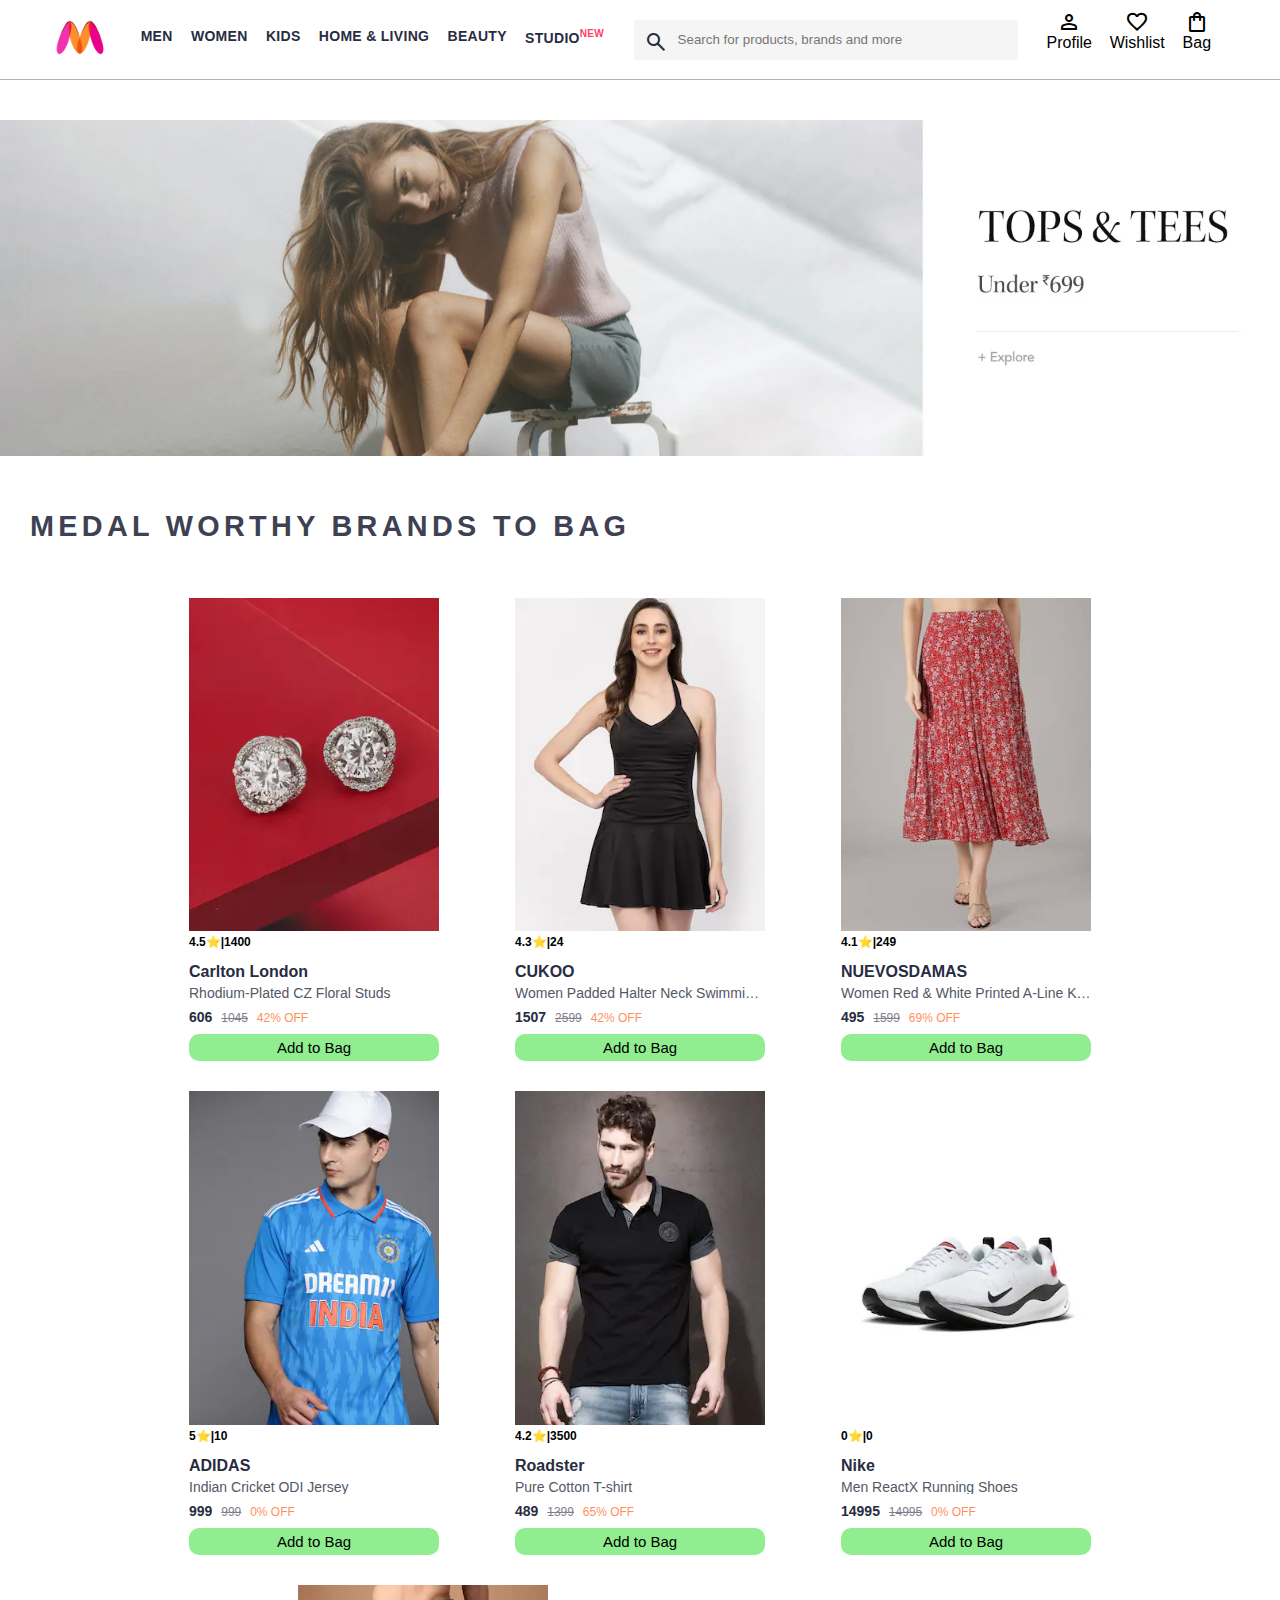
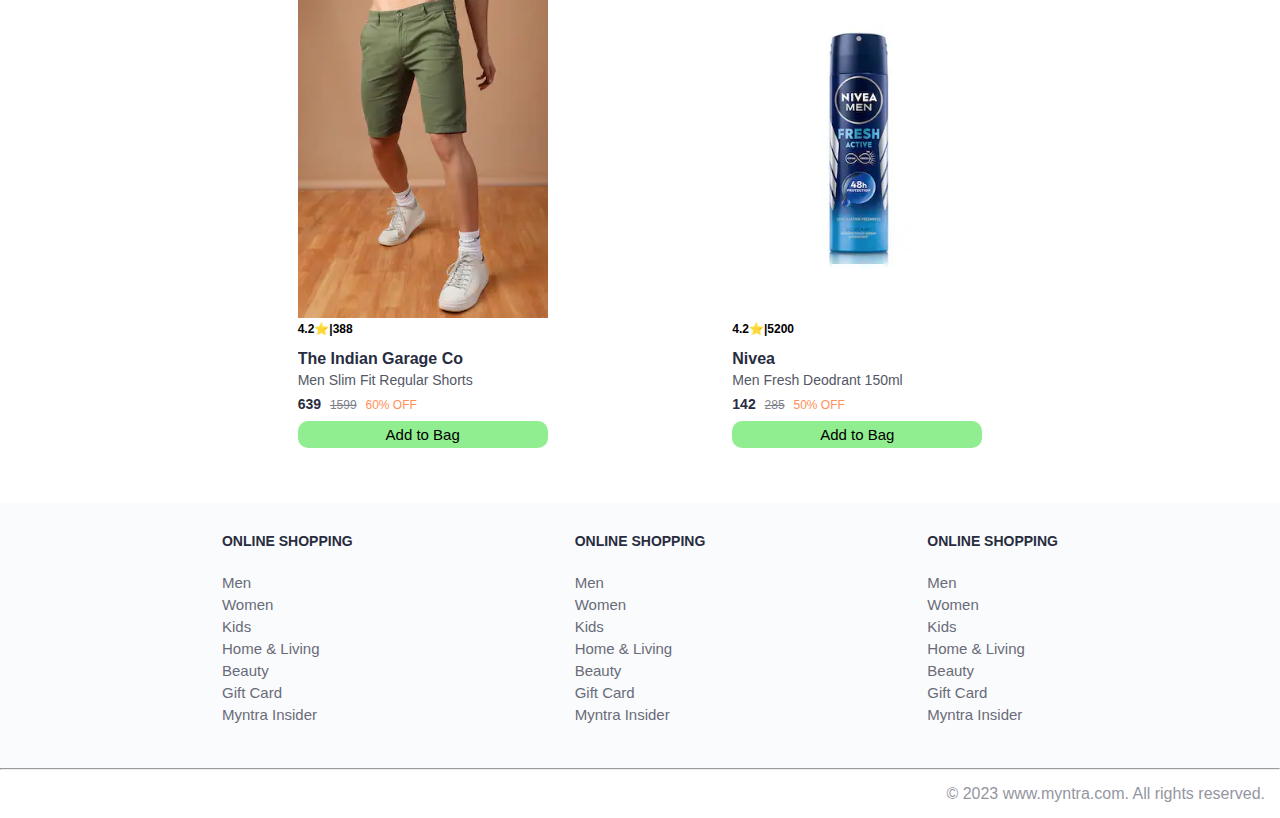
<file: Myntra Functional Clone/index.html>
<!-- pehaleka jo abb kartie -->
<!DOCTYPE html>
<html lang="en">
  <head>
    <title>Myntra Clone</title>
    <link rel="stylesheet" href="css/index.css">
   
    
    <link
      rel="stylesheet"
      href="https:fonts.googleapis.com/css2?family=Material+Symbols+Outlined:opsz,wght,FILL,GRAD@20..48,100..700,0..1,-50..200"
    />
  </head>
  <body>
    <header>
      <div class="logo_container">
        <a href="#"
          ><img
            class="myntra_home"
            src="images/myntra_logo.webp"
            alt="Myntra Home"
        /></a>
      </div>
      <nav class="nav_bar">
        <a href="#">Men</a>
        <a href="#">Women</a>
        <a href="#">Kids</a>
        <a href="#">Home & Living</a>
        <a href="#">Beauty</a>
        <a href="#">Studio<sup>New</sup></a>
      </nav>
      <div class="search_bar">
        <span class="material-symbols-outlined search_icon"> search </span>
        <input
          class="search_input"
          placeholder="Search for products, brands and more"
        />
      </div>
      <div class="action_bar">
        <div class="action_container">
          <span class="material-symbols-outlined action_icon">person</span>
          <span class="action_name">Profile</span>
        </div>

        <div class="action_container">
          <span class="material-symbols-outlined action_icon">favorite</span>
          <span class="action_name">Wishlist</span>
        </div>
        <a class="action_container" href="pages/bag.html">
          <span class="material-symbols-outlined action_icon"
            >shopping_bag</span> 
          
          <span class="action_name">Bag</span>
          <span class="bag-item-count">0</span>
        </a>
      </div>
    </header>
    <main>


      <div class="banner_container">
        <img class="banner_image" src="images/banner.jpg" alt="Main Banner">
    </div>
    <div class="category_heading">MEDAL WORTHY BRANDS TO BAG</div>







      <div class="items-container"></div>
       </main>
    <footer>
      <div class="footer_container">
        <div class="footer_column">
          <h3>ONLINE SHOPPING</h3>

          <a href="#">Men</a>
          <a href="#">Women</a>
          <a href="#">Kids</a>
          <a href="#">Home & Living</a>
          <a href="#">Beauty</a>
          <a href="#">Gift Card</a>
          <a href="#">Myntra Insider</a>
        </div>

        <div class="footer_column">
          <h3>ONLINE SHOPPING</h3>

          <a href="#">Men</a>
          <a href="#">Women</a>
          <a href="#">Kids</a>
          <a href="#">Home & Living</a>
          <a href="#">Beauty</a>
          <a href="#">Gift Card</a>
          <a href="#">Myntra Insider</a>
        </div>

        <div class="footer_column">
          <h3>ONLINE SHOPPING</h3>

          <a href="#">Men</a>
          <a href="#">Women</a>
          <a href="#">Kids</a>
          <a href="#">Home & Living</a>
          <a href="#">Beauty</a>
          <a href="#">Gift Card</a>
          <a href="#">Myntra Insider</a>
        </div>
      </div>
      <hr />

      <div class="copyright">© 2023 www.myntra.com. All rights reserved.</div>
    </footer>
    <script src="data/items.js"></script>
    <script src="scripts/index.js"></script>


  </body>
</html>
</file>
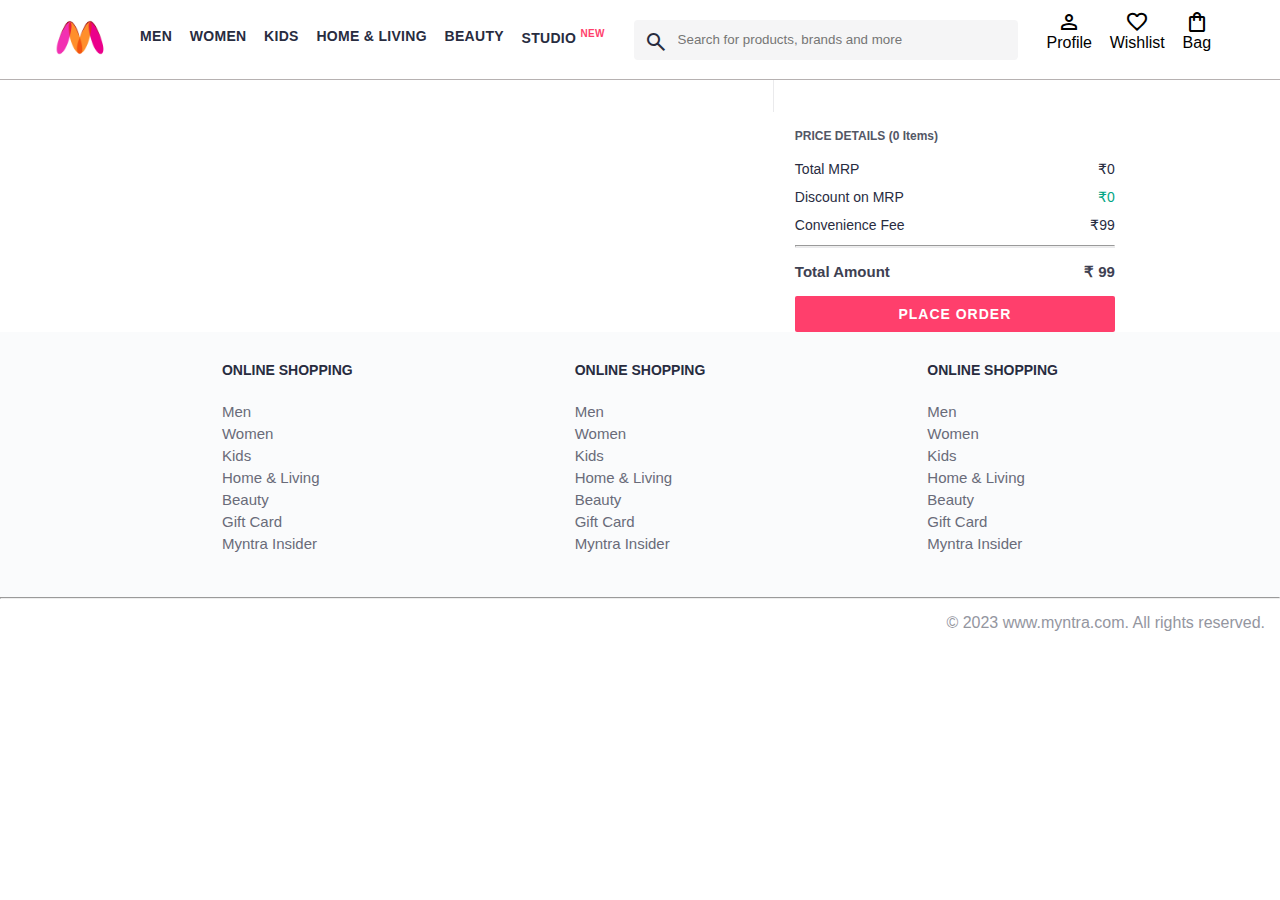
<file: Myntra Functional Clone/pages/bag.html>
<!DOCTYPE html>
<html lang="en">
<head>
    <title>Myntra Clone</title>
    <link rel="stylesheet" href="../css/index.css">
    <link rel="stylesheet" href="../css/bag.css">
    <link rel="stylesheet" href="https://fonts.googleapis.com/css2?family=Material+Symbols+Outlined:opsz,wght,FILL,GRAD@20..48,100..700,0..1,-50..200" /> 
</head>
<body>
    <header>
        <div class="logo_container">
            <a href="#"><img class="myntra_home" src="../images/myntra_logo.webp" alt="Myntra Home"></a>
        </div>
        <nav class="nav_bar">
            <a href="#">Men</a>
            <a href="#">Women</a>
            <a href="#">Kids</a>
            <a href="#">Home & Living</a>
            <a href="#">Beauty</a>
            <a href="#">Studio <sup>New</sup></a>
        </nav>
        <div class="search_bar">
            <span class="material-symbols-outlined search_icon">search</span>
            <input class="search_input" placeholder="Search for products, brands and more">
        </div>
        <div class="action_bar">
            <div class="action_container">
                <span class="material-symbols-outlined action_icon">person</span>
                <span class="action_name">Profile</span>
            </div>

            <div class="action_container">
                <span class="material-symbols-outlined action_icon">favorite</span>
                <span class="action_name">Wishlist</span>
            </div>

            <div class="action_container">
                <span class="material-symbols-outlined action_icon">shopping_bag</span>
                <span class="action_name">Bag</span>
                <span class="bag-item-count">0</span>
              </div>
        </div>
    </header>
    <main>
      <div class="bag-page">
        <div class="bag-items-container">
          
        </div>
        <div class="bag-summary">
        
        </div>

      </div>
    </main>
    <footer>
        <div class="footer_container">
            <div class="footer_column">
                <h3>ONLINE SHOPPING</h3>

                <a href="#">Men</a>
                <a href="#">Women</a>
                <a href="#">Kids</a>
                <a href="#">Home & Living</a>
                <a href="#">Beauty</a>
                <a href="#">Gift Card</a>
                <a href="#">Myntra Insider</a>
            </div>

            <div class="footer_column">
                <h3>ONLINE SHOPPING</h3>

                <a href="#">Men</a>
                <a href="#">Women</a>
                <a href="#">Kids</a>
                <a href="#">Home & Living</a>
                <a href="#">Beauty</a>
                <a href="#">Gift Card</a>
                <a href="#">Myntra Insider</a>
            </div>

            <div class="footer_column">
                <h3>ONLINE SHOPPING</h3>

                <a href="#">Men</a>
                <a href="#">Women</a>
                <a href="#">Kids</a>
                <a href="#">Home & Living</a>
                <a href="#">Beauty</a>
                <a href="#">Gift Card</a>
                <a href="#">Myntra Insider</a>
            </div>
        </div>
        <hr>

        <div class="copyright">
            © 2023 www.myntra.com. All rights reserved.
        </div>
    </footer>
    <script src="../data/items.js"></script>
    <script src="../scripts/index.js"></script>
    <script src="../scripts/bag.js"></script>
</body>
</html>
</file>
<file: Myntra Functional Clone/css/index.css>
/***************** Item Page CSS **************************/
/*.action_container {
    text-decoration: none;
}
a.action_container:link {
    color:black;
}
.item-details {
    cursor: pointer;
    width: 250px;
    margin: 10px;
} 
.stars {
    font-size: 12px;
    font-weight: 700;
    text-align: left;
}
.company {
    font-size: 18px;
    font-weight: 700;
    line-height: 1;
    color: #282c3f;
    margin-bottom: 6px;
    overflow: hidden;
    text-overflow: ellipsis;
    white-space: nowrap;
    margin-top: 20px;
}
.item-name {
    color: #535766;
    font-size: 16px;
    line-height: 1;
    margin-bottom: 0;
    margin-top: 0;
    overflow: hidden;
    text-overflow: ellipsis;
    white-space: nowrap;
    font-weight: 400;
    display: block;
}
.price-container {
    margin-top: 10px;
}
.current-price {
    font-size: 14px;
    font-weight: 700;
    color: #282c3f;
}
.original-price {
    text-decoration: line-through;
    color: #7e818c;
    font-weight: 400;
    margin-left: 5px;
    font-size: 12px;
}
.discount-percentage {
    color: #ff905a;
    font-weight: 400;
    font-size: 12px;
    margin-left: 5px;
}
.btn-bag {
    background-color: lightgreen;
    border: none;
    padding: 5px 15px;
    border-radius: 10px;
    width: 100%;
    margin-top: 7px;
    font-size: 20px;
    cursor: pointer;
}
.bag-items {
    background-color: #f16565;
    white-space: nowrap;
    text-align: center;
    line-height: 18px;
    padding: 0 6px;
    height: 18px;
    position: relative;
    border-radius: 50%;
    font-size: 12px;
    color: #fff;
    left: 13px;
    top: -44px;
    font-weight: 700;
    cursor: pointer;
}*/

* {
    margin: 0;
    padding: 0;
    font-family: Assistant,-apple-system,BlinkMacSystemFont,Segoe UI,Roboto,Helvetica,Arial,sans-serif;
    box-sizing: border-box;
}
header {
    display: flex;
    background-color: #ffffff;
    height: 80px;
    justify-content: space-between;
    align-items: center;
    border-bottom: 1px solid #b6b1b1;
}
.myntra_home {
    height: 45px;
}
.logo_container {
    margin-left: 4%;
}
.action_bar {
    margin-right: 4%;
}
.nav_bar {
    display: flex;
    min-width: 500px;
    justify-content: space-evenly;
}
.nav_bar a {
    font-size: 14px;
    letter-spacing: .3px;
    color: #282c3f;
    font-weight: 700;
    text-transform: uppercase;
    text-decoration: none;
    padding: 28px 0;
    border-bottom: 5px solid #ffffff;
}
.nav_bar a:hover {
    border-bottom: 4px solid #f54e77;
}

.nav_bar a sup {
    color: #ff3f6c;
    font-size: 10px;
}

.search_bar {
    height: 40px;
    min-width: 200px;
    width: 30%;
    display: flex;
    align-items: center;
}
.search_icon {
    box-sizing: content-box;
    height: 20px;
    padding: 10px;

    background-color: #f5f5f6;
    color: #282c3f;
    font-weight: 300;
    border-radius: 4px 0 0 4px;
}
.search_input {
    color: #696e79;
    background-color: #f5f5f6;
    flex-grow: 1;
    height: 40px;
    border: 0;
    border-radius: 0 4px 4px 0;
}

.action_bar {
    display: flex;
    min-width: 200px;
    justify-content: space-evenly;
}

.action_container {
    display: flex;
    flex-direction: column;
    align-items: center;
}

/* Main section */
.banner_container {
    margin: 40px 0;
}
.banner_image {
    width: 100%;
}

.category_heading {
    text-transform: uppercase;
    color: #3e4152;
    letter-spacing: .15em;
    font-size: 1.8em;
    margin: 50px 0 10px 30px;
    max-height: 5em;
    font-weight: 700;
}

.category-items, .items-container {
    width: 80%;
    margin: 50px 10%;
    display: flex;
    flex-wrap: wrap;
    justify-content: space-evenly;
}

.sale_item {
    width: 250px;
}

.footer_container {
    padding: 30px 0px 40px 0px;
    background: #FAFBFC;
    display: flex;
    justify-content: space-evenly;
}

.footer_column {
    display: flex;
    flex-direction: column;
}

.footer_column h3 {
    color: #282c3f;
    font-size: 14px;
    margin-bottom: 25px;
}

.footer_column a {
    color: #696b79;
    font-size: 15px;
    text-decoration: none;
    padding-bottom: 5px;
}

.copyright {
    color: #94969f;
    text-align: end;
    padding: 15px;
}
.items-container{
    width: 80%;
    margin:40px 10%;


}
.item-container{

    width: 250px;
    margin: 15px;



}
.item-image{
    width: 100%;

}
.rating{
    font-size: 12px;
    font-weight: 700;

}
.company-name{
    margin-top: 15px;
    font-size: 16px;
    font-weight: 700;
    line-height: 1;
    color: #282c3f;
    margin-bottom: 6px;
    overflow: hidden;
    text-overflow: ellipsis;
    white-space: nowrap

}
.item-name{
    color: #535766;
    font-size: 14px;
    line-height: 1;
    margin-bottom: 0;
    margin-top: 0;
    overflow: hidden;
    text-overflow: ellipsis;
    white-space: nowrap;
    font-weight: 400;
    display: block;


}
.price{
    margin-top: 10px;
    font-size: 14px;
    line-height: 15px;
    color: #282c3f;
    white-space: nowrap;  
}
.current-price{
    font-size: 14px;
    font-weight: 700;
    color: #282c3f;

}
.original-price{
    text-decoration: line-through;
    color: #7e818c;
    font-weight: 400;
    margin-left: 5px;
    font-size: 12px;

}
.discount{
    color: #ff905a;
    font-weight: 400;
    font-size: 12px;
    margin-left: 5px;  

}
.button-add-bag{
    font-size: 15px;
    margin-top: 8px;
    width: 100%;
    background-color:lightgreen;
    border: none;
    padding: 5px 15px;
    border-radius: 10px;
    cursor: pointer;

}
.bag-item-count{
    background-color: #f16565;
    white-space: nowrap;
    text-align: center;
    line-height: 18px;
    padding: 0 6px;
    height: 18px;
    position: relative;
    border-radius: 50%;
    font-size: 12px;
    color: #fff;
    left: 13px;
    top: -44px;
    font-weight: 700;
    

}
.action_container {
    text-decoration: none;
}
a.action_container:link {
    color:black;
}
</file>
<file: Myntra Functional Clone/css/bag.css>
.bag-items-container {
  display: inline-block;
  width: 64%;
  padding-right: 20px;
  border-right: 1px solid #eaeaec;
  padding-top: 32px;
  color: #282c3f;
  font-size: 13px;
  line-height: 1.42857143; 
}

.bag-page {
  width: 75%;
  margin-left: 12.5%;
}

.bag-summary {
  vertical-align: top;
  display: inline-block;
  width: 35%;
  padding: 24px 0 0 16px;
  color: #282c3f;
  font-size: 13px;
  line-height: 1.42857143;
}

.bag-details-container {
  margin-bottom: 16px;
}

.price-header {
  font-size: 12px;
  font-weight: 700;
  margin: 24px 0 16px;
  color: #535766;
}

.price-item {
  margin-bottom: 12px;
  line-height: 16px;
  font-size: 14px;
  color: #282c3f;
}

.price-item-value {
  float: right;
}

.priceDetail-base-discount {
  color: #03a685;
}

.price-footer {
  font-weight: 700;
  font-size: 15px;
  padding-top: 16px;
  border-top: 1px solid #eaeaec;
  color: #3e4152;
  line-height: 16px;
}

.btn-place-order {
  width: 100%;
  letter-spacing: 1px;
  font-size: 14px;
  font-weight: 600;
  border-radius: 2px;
  border-width: 0px;
  padding: 10px 16px;
  background-color: rgb(255, 63, 108);
  color: rgb(255, 255, 255);
  cursor: pointer;
}

.bag-item-container {
  margin-bottom: 8px;
  background: #fff;
  font-size: 14px;
  border: 1px solid #eaeaec;
  border-radius: 4px;
  position: relative;
  padding: 12px 12px 0;
}

.item-left-part {
  position: absolute;
  background: rgb(255, 242, 223);
  height: 148px;
  width: 111px;
}

.item-right-part {
  padding-left: 12px;
  position: relative;
  min-height: 148px;
  margin-left: 111px;
  margin-bottom: 12px;
}

.bag-item-img {
  width: 100%;
}

.return-period {
  display: inline-flex;
  font-size: 14px;
  padding-top: 8px;
}

.return-period-days {
  font-weight: 700;
  margin-right: 4px;
}

.delivery-details {
  margin-top: 5px;
  color: #282c3f;
  font-size: 12px;
  letter-spacing: -.1px;
  margin-bottom: 8px;
  line-height: 15px;
}

.delivery-details-days {
  color: #03a685;
}

.remove-from-cart {
  position: absolute;
  font-size: 25px;
  top: 10px;
  right: 18px;
  width: 14px;
  height: 14px;
  cursor: pointer;
}
</file>
